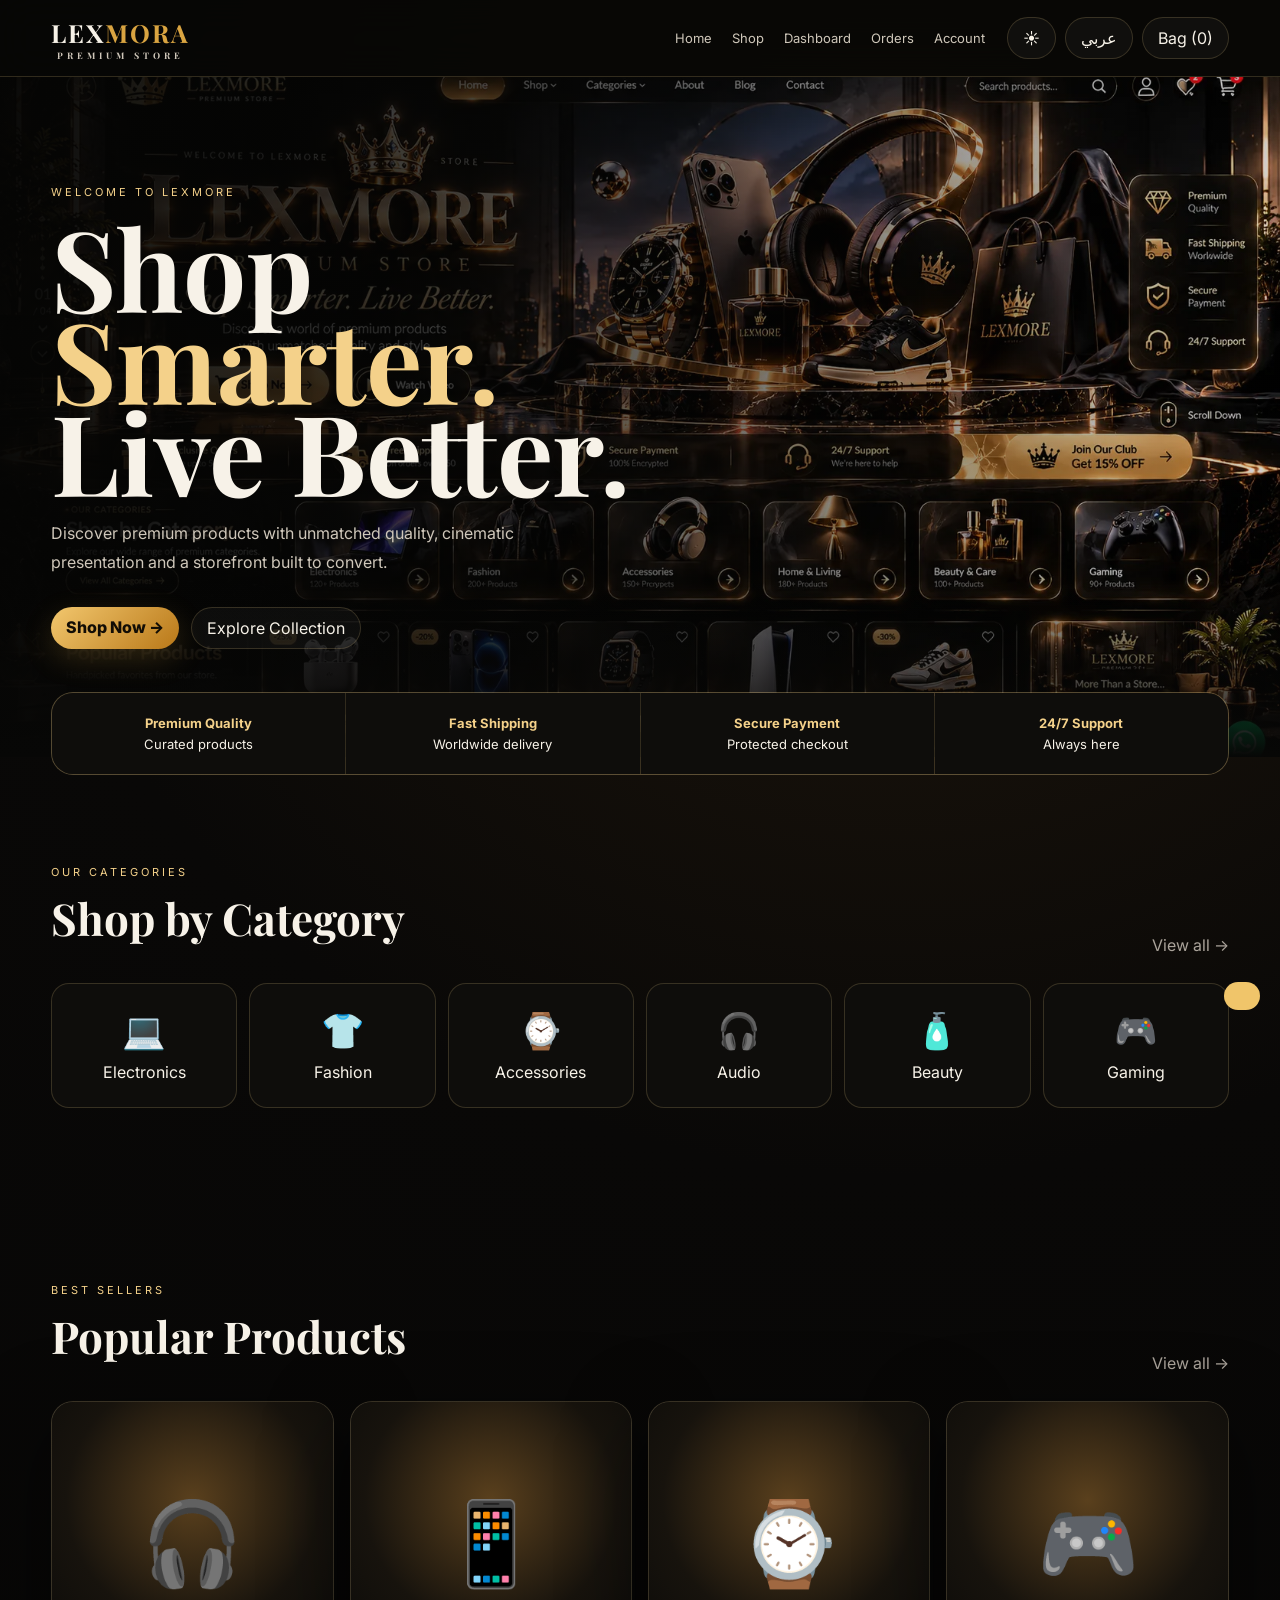
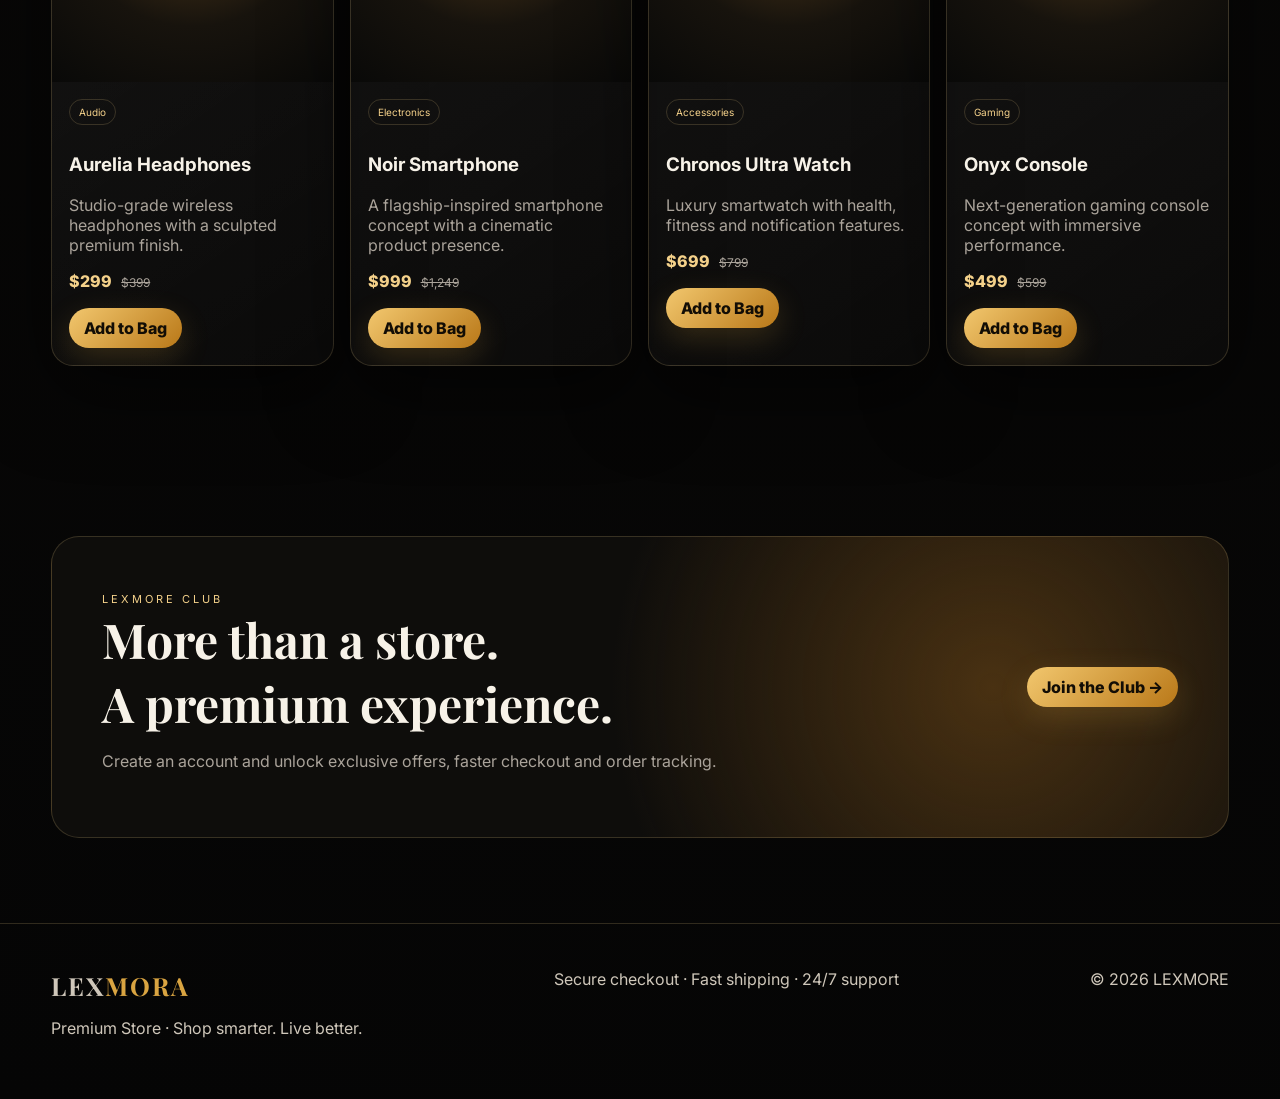
<file: index.html>
<!doctype html>
<html lang="en">
<head>
<meta charset="utf-8"><meta name="viewport" content="width=device-width,initial-scale=1">
<title>LEXMORE — Premium Store</title>
<meta name="description" content="LEXMORE — premium store · متجر لكسمور الفاخر"><meta name="theme-color" content="#070706"><script>try{var d=document.documentElement,l=localStorage.lexLang||((navigator.language||"").slice(0,2)=="ar"?"ar":"en");d.lang=l;d.dir=l=="ar"?"rtl":"ltr";d.dataset.theme=localStorage.lexTheme||"dark"}catch(e){}</script><link rel="stylesheet" href="styles.css">
</head>
<body data-page="home">
<div id="app"></div><noscript>Please enable JavaScript / فعّل جافاسكربت</noscript>
<script src="app.js"></script>
</body>
</html>
</file>
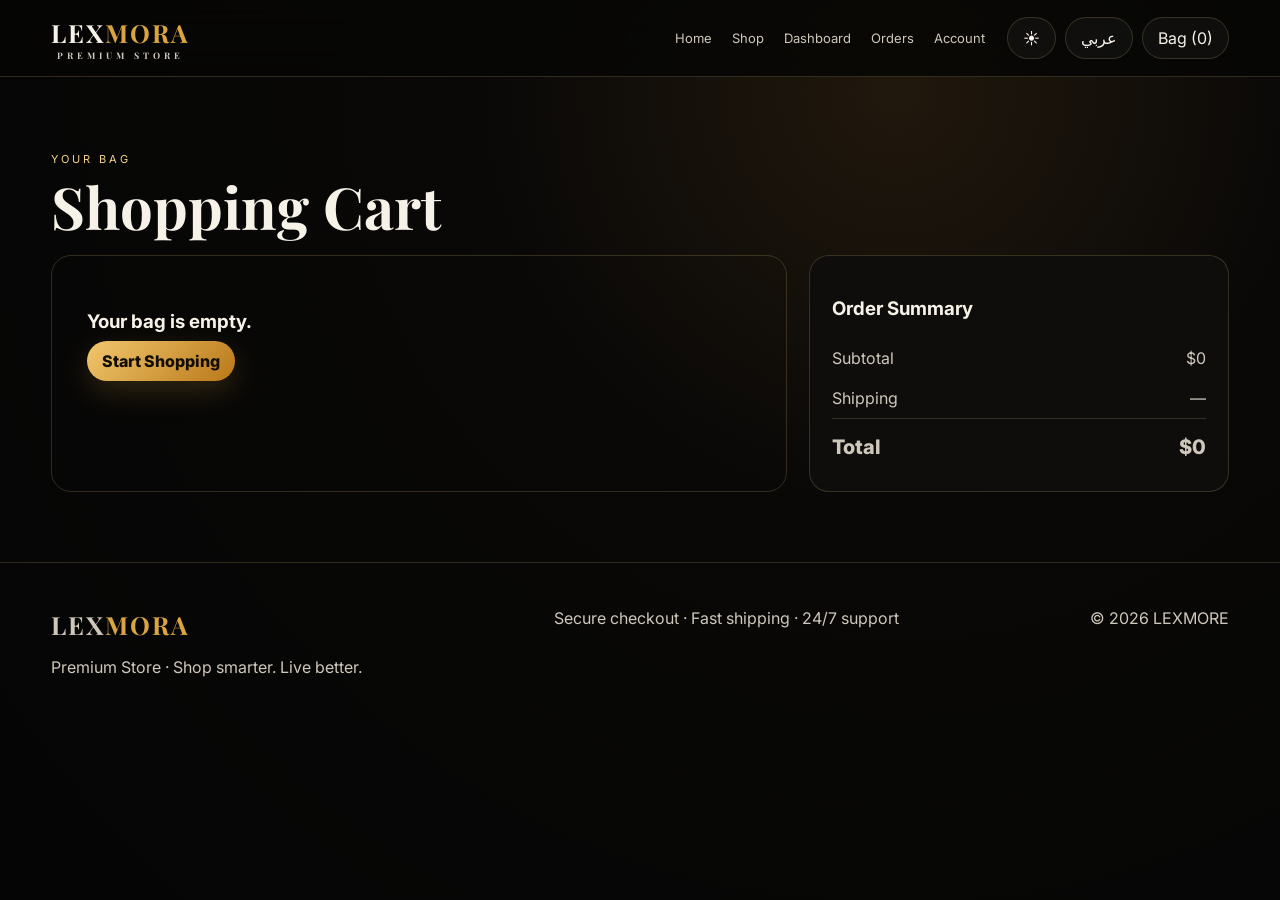
<file: cart.html>
<!doctype html>
<html lang="en">
<head>
<meta charset="utf-8"><meta name="viewport" content="width=device-width,initial-scale=1">
<title>LEXMORE — Cart</title>
<meta name="description" content="LEXMORE — premium store · متجر لكسمور الفاخر"><meta name="theme-color" content="#070706"><script>try{var d=document.documentElement,l=localStorage.lexLang||((navigator.language||"").slice(0,2)=="ar"?"ar":"en");d.lang=l;d.dir=l=="ar"?"rtl":"ltr";d.dataset.theme=localStorage.lexTheme||"dark"}catch(e){}</script><link rel="stylesheet" href="styles.css">
</head>
<body data-page="cart">
<div id="app"></div><noscript>Please enable JavaScript / فعّل جافاسكربت</noscript>
<script src="app.js"></script>
</body>
</html>
</file>
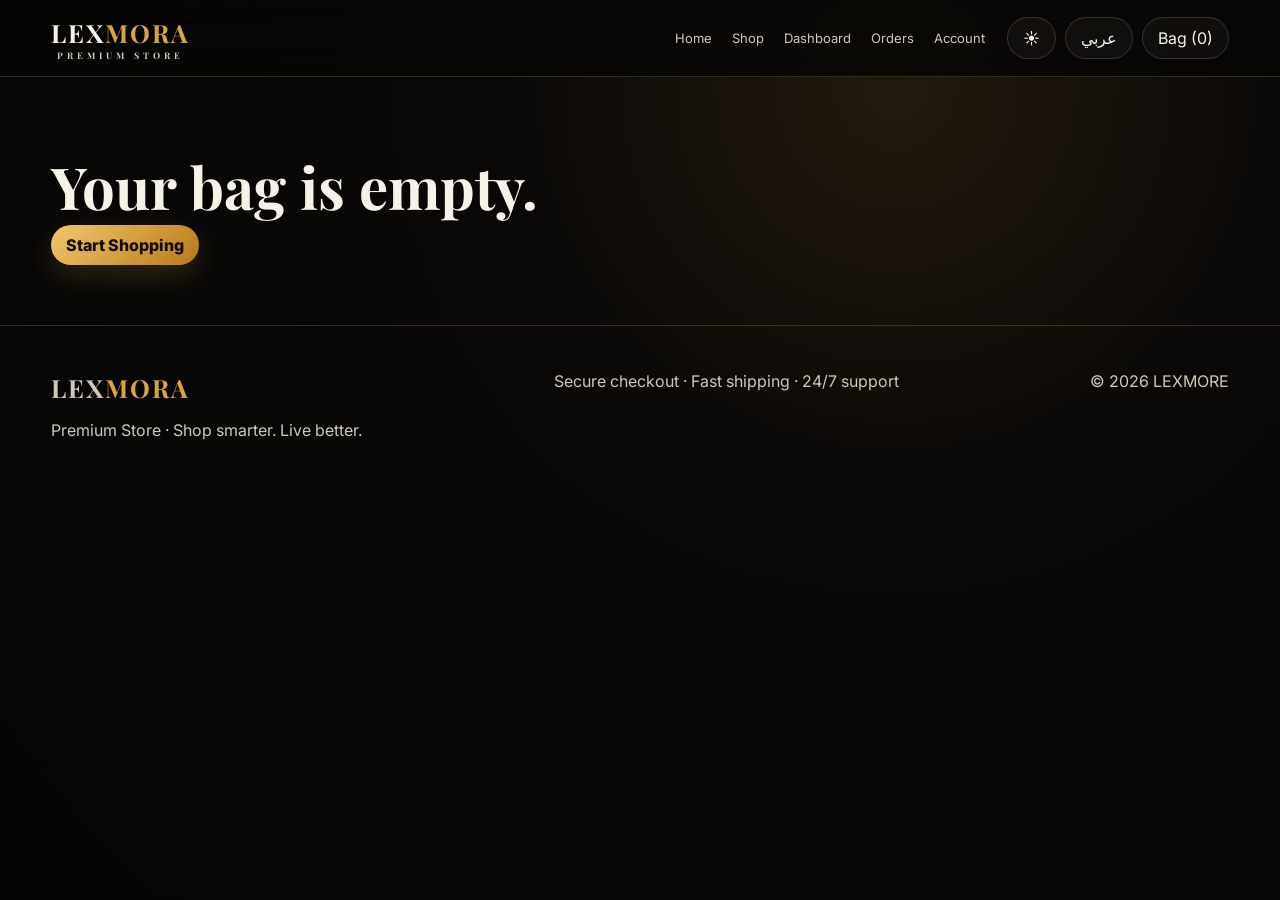
<file: checkout.html>
<!doctype html>
<html lang="en">
<head>
<meta charset="utf-8"><meta name="viewport" content="width=device-width,initial-scale=1">
<title>LEXMORE — Checkout</title>
<meta name="description" content="LEXMORE — premium store · متجر لكسمور الفاخر"><meta name="theme-color" content="#070706"><script>try{var d=document.documentElement,l=localStorage.lexLang||((navigator.language||"").slice(0,2)=="ar"?"ar":"en");d.lang=l;d.dir=l=="ar"?"rtl":"ltr";d.dataset.theme=localStorage.lexTheme||"dark"}catch(e){}</script><link rel="stylesheet" href="styles.css">
</head>
<body data-page="checkout">
<div id="app"></div><noscript>Please enable JavaScript / فعّل جافاسكربت</noscript>
<script src="app.js"></script>
</body>
</html>
</file>
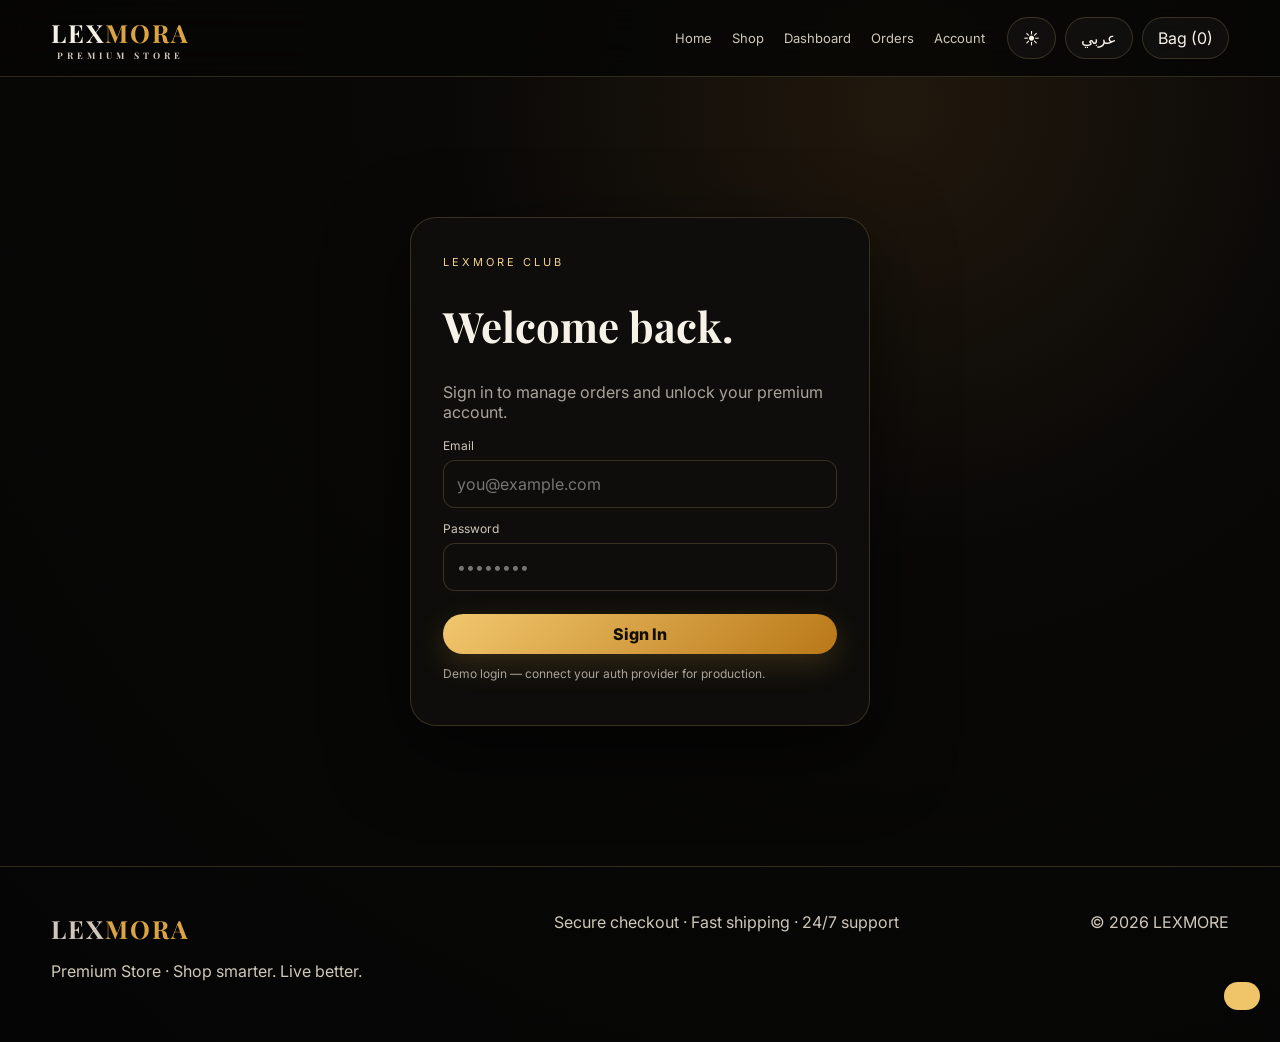
<file: dashboard.html>
<!doctype html>
<html lang="en">
<head>
<meta charset="utf-8"><meta name="viewport" content="width=device-width,initial-scale=1">
<title>LEXMORE — Dashboard</title>
<meta name="description" content="LEXMORE — premium store · متجر لكسمور الفاخر"><meta name="theme-color" content="#070706"><script>try{var d=document.documentElement,l=localStorage.lexLang||((navigator.language||"").slice(0,2)=="ar"?"ar":"en");d.lang=l;d.dir=l=="ar"?"rtl":"ltr";d.dataset.theme=localStorage.lexTheme||"dark"}catch(e){}</script><link rel="stylesheet" href="styles.css">
</head>
<body data-page="dashboard">
<div id="app"></div><noscript>Please enable JavaScript / فعّل جافاسكربت</noscript>
<script src="app.js"></script>
</body>
</html>
</file>
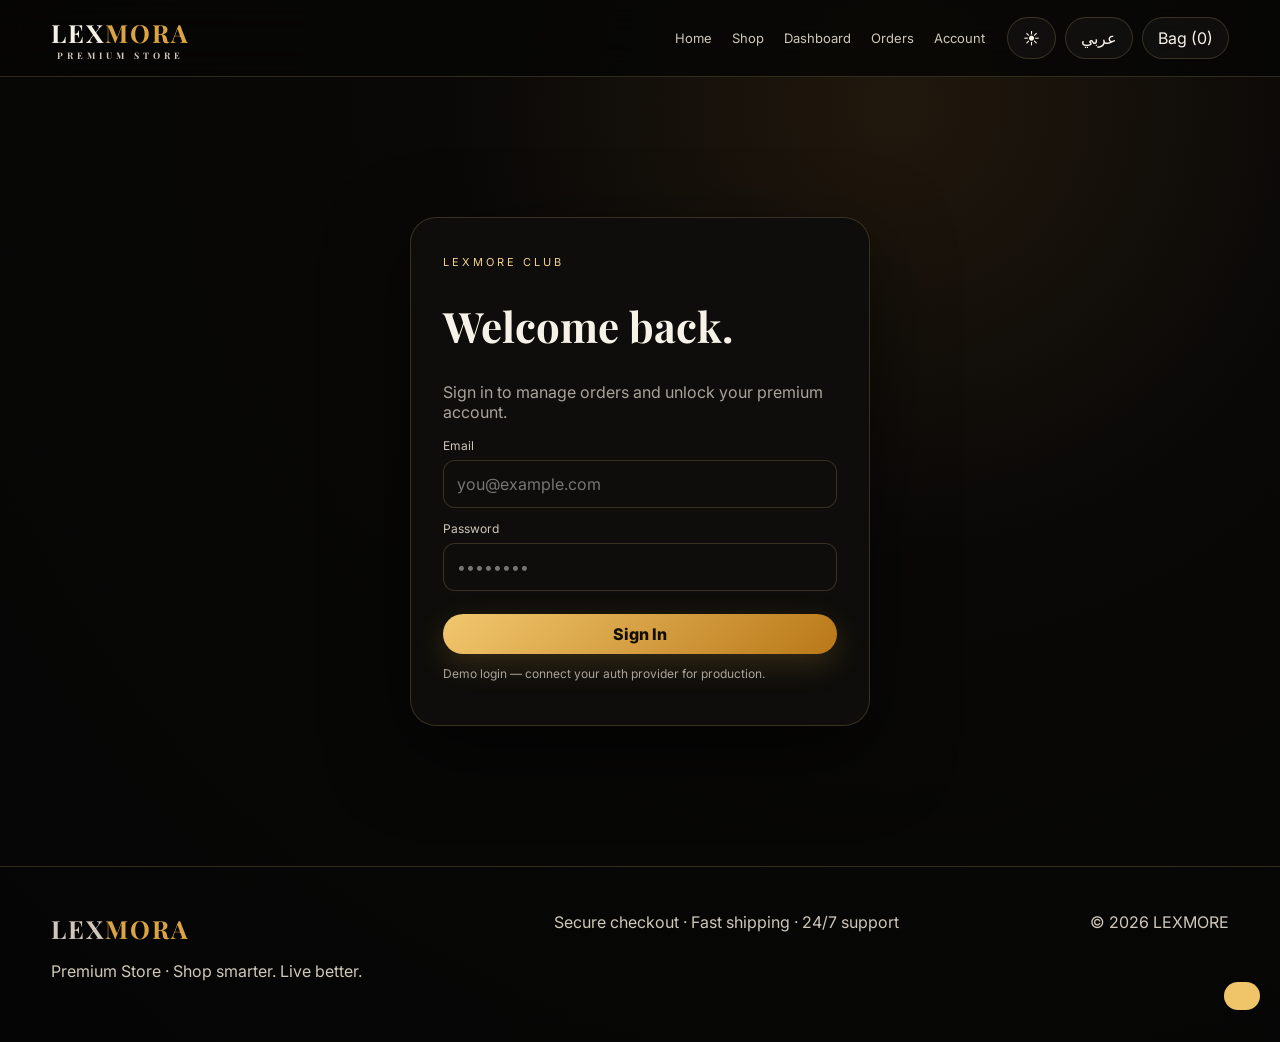
<file: login.html>
<!doctype html>
<html lang="en">
<head>
<meta charset="utf-8"><meta name="viewport" content="width=device-width,initial-scale=1">
<title>LEXMORE — Login</title>
<meta name="description" content="LEXMORE — premium store · متجر لكسمور الفاخر"><meta name="theme-color" content="#070706"><script>try{var d=document.documentElement,l=localStorage.lexLang||((navigator.language||"").slice(0,2)=="ar"?"ar":"en");d.lang=l;d.dir=l=="ar"?"rtl":"ltr";d.dataset.theme=localStorage.lexTheme||"dark"}catch(e){}</script><link rel="stylesheet" href="styles.css">
</head>
<body data-page="login">
<div id="app"></div><noscript>Please enable JavaScript / فعّل جافاسكربت</noscript>
<script src="app.js"></script>
</body>
</html>
</file>
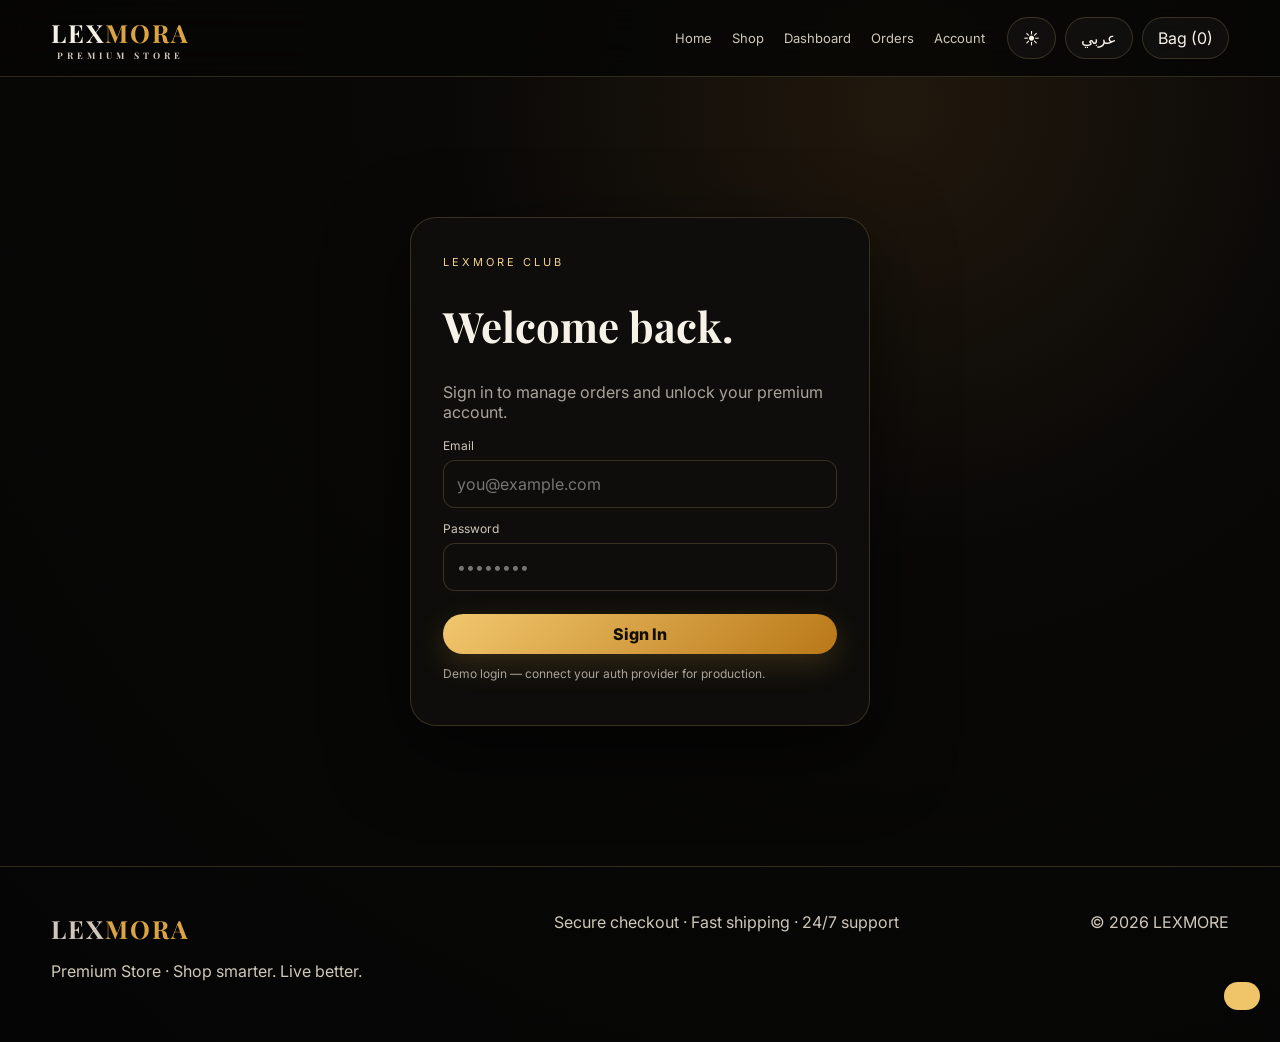
<file: orders.html>
<!doctype html>
<html lang="en">
<head>
<meta charset="utf-8"><meta name="viewport" content="width=device-width,initial-scale=1">
<title>LEXMORE — Orders</title>
<meta name="description" content="LEXMORE — premium store · متجر لكسمور الفاخر"><meta name="theme-color" content="#070706"><script>try{var d=document.documentElement,l=localStorage.lexLang||((navigator.language||"").slice(0,2)=="ar"?"ar":"en");d.lang=l;d.dir=l=="ar"?"rtl":"ltr";d.dataset.theme=localStorage.lexTheme||"dark"}catch(e){}</script><link rel="stylesheet" href="styles.css">
</head>
<body data-page="orders">
<div id="app"></div><noscript>Please enable JavaScript / فعّل جافاسكربت</noscript>
<script src="app.js"></script>
</body>
</html>
</file>
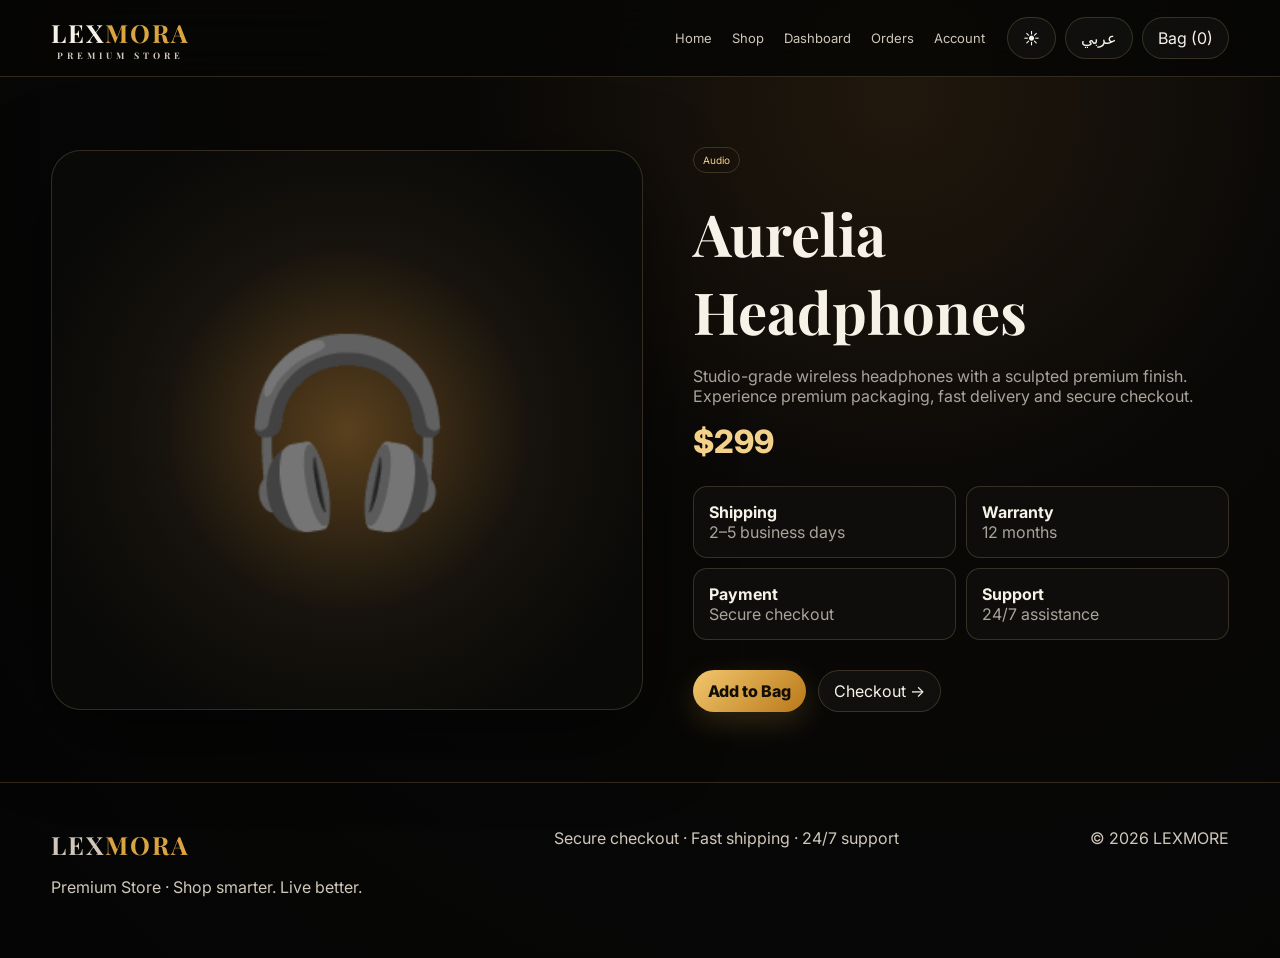
<file: product.html>
<!doctype html>
<html lang="en">
<head>
<meta charset="utf-8"><meta name="viewport" content="width=device-width,initial-scale=1">
<title>LEXMORE — Product</title>
<meta name="description" content="LEXMORE — premium store · متجر لكسمور الفاخر"><meta name="theme-color" content="#070706"><script>try{var d=document.documentElement,l=localStorage.lexLang||((navigator.language||"").slice(0,2)=="ar"?"ar":"en");d.lang=l;d.dir=l=="ar"?"rtl":"ltr";d.dataset.theme=localStorage.lexTheme||"dark"}catch(e){}</script><link rel="stylesheet" href="styles.css">
</head>
<body data-page="product">
<div id="app"></div><noscript>Please enable JavaScript / فعّل جافاسكربت</noscript>
<script src="app.js"></script>
</body>
</html>
</file>
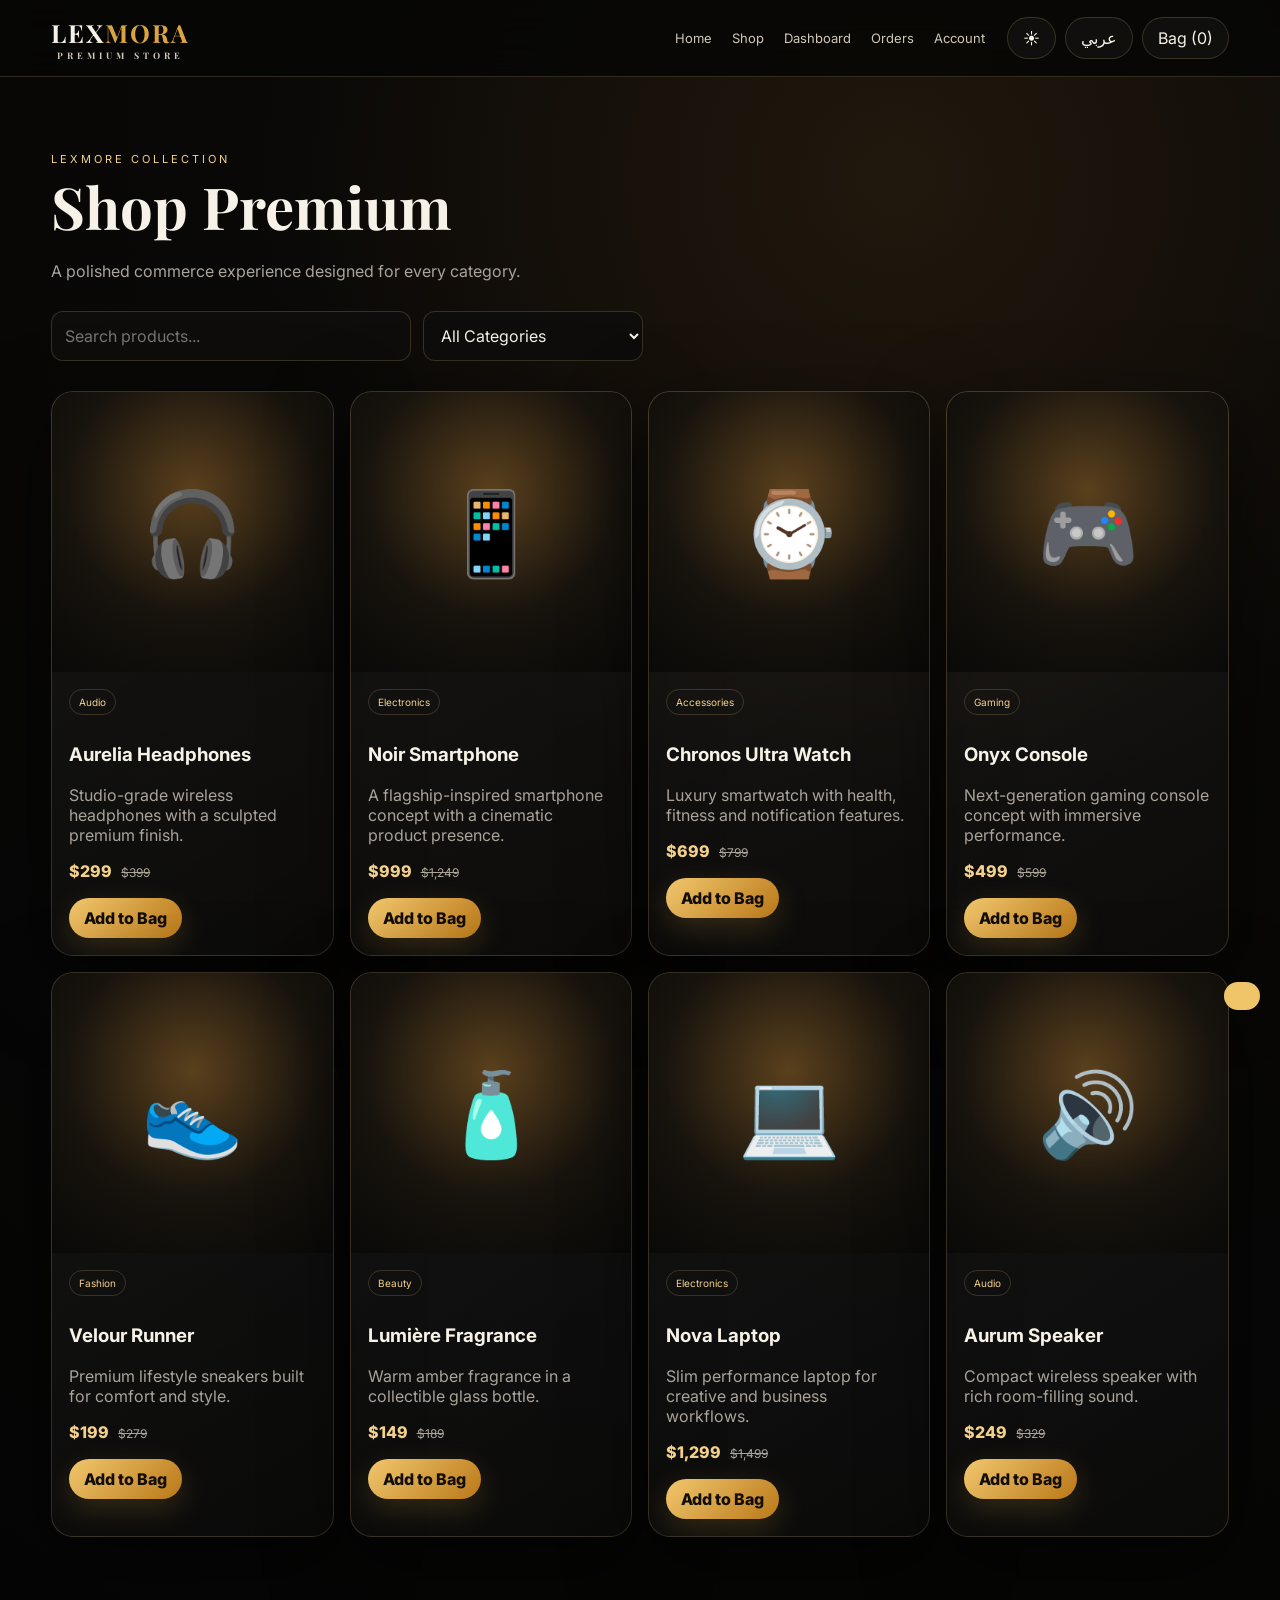
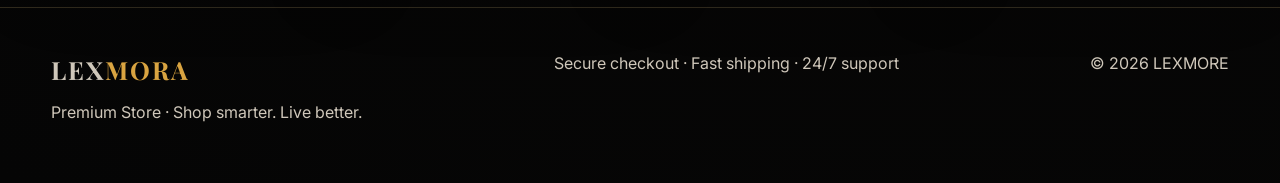
<file: shop.html>
<!doctype html>
<html lang="en">
<head>
<meta charset="utf-8"><meta name="viewport" content="width=device-width,initial-scale=1">
<title>LEXMORE — Shop</title>
<meta name="description" content="LEXMORE — premium store · متجر لكسمور الفاخر"><meta name="theme-color" content="#070706"><script>try{var d=document.documentElement,l=localStorage.lexLang||((navigator.language||"").slice(0,2)=="ar"?"ar":"en");d.lang=l;d.dir=l=="ar"?"rtl":"ltr";d.dataset.theme=localStorage.lexTheme||"dark"}catch(e){}</script><link rel="stylesheet" href="styles.css">
</head>
<body data-page="shop">
<div id="app"></div><noscript>Please enable JavaScript / فعّل جافاسكربت</noscript>
<script src="app.js"></script>
</body>
</html>
</file>
<file: styles.css>
@import url('https://fonts.googleapis.com/css2?family=Inter:wght@400;500;600;700;800&family=Playfair+Display:wght@600;700&family=Cairo:wght@400;600;700;800&display=swap');
:root{--bg:#070706;--panel:#11100e;--panel2:#171512;--gold:#d9a441;--gold2:#f4d18a;--text:#f7f2e8;--muted:#aaa39a;--line:rgba(244,209,138,.18);--shadow:0 25px 80px rgba(0,0,0,.55)}
*{box-sizing:border-box}html{scroll-behavior:smooth}body{margin:0;background:var(--body);color:var(--text);font-family:Inter,Arial,sans-serif;min-height:100vh}a{color:inherit;text-decoration:none}button,input,select{font:inherit}button{cursor:pointer}
.container{width:min(1180px,92%);margin:auto}.nav{position:sticky;top:0;z-index:20;backdrop-filter:blur(18px);background:var(--navbg);border-bottom:1px solid var(--line)}.navin{height:76px;display:flex;align-items:center;gap:22px}.logo{font-family:"Playfair Display";font-size:25px;letter-spacing:2px;font-weight:700}.logo span{color:var(--gold)}.tag{font-size:9px;letter-spacing:4px;color:var(--t2);display:block;text-align:center}.links{display:flex;gap:20px;margin-inline-start:auto;font-size:13px;color:var(--t2)}.links a:hover{color:var(--gold2)}.nav-actions{display:flex;gap:9px}.iconbtn,.btn{border:1px solid var(--line);background:var(--ibg);color:var(--text);border-radius:999px;padding:10px 15px}.btn.gold{background:linear-gradient(135deg,#f2c76e,#b97818);color:#120d05;border:0;font-weight:800;box-shadow:0 10px 30px rgba(217,164,65,.2)}.hamb{display:none}
.hero{position:relative;min-height:680px;display:grid;align-items:center;overflow:hidden}.hero-bg{position:absolute;inset:0;background-image:linear-gradient(90deg,var(--h1) 0%,var(--h2) 40%,var(--h3) 100%),url("assets/lexmore-hero.webp");background-size:cover;background-position:center;filter:saturate(1.05)}.hero:after{content:"";position:absolute;inset:auto 0 0;height:180px;background:linear-gradient(transparent,var(--bg))}.hero-content{position:relative;z-index:2;padding:95px 0;max-width:620px}.eyebrow{color:var(--gold2);letter-spacing:3px;text-transform:uppercase;font-size:11px}.hero h1{font-family:"Playfair Display";font-size:clamp(58px,9vw,112px);line-height:.82;margin:22px 0}.hero h1 span{color:var(--gold2)}.hero p{color:var(--t2);max-width:520px;line-height:1.8}.actions{display:flex;gap:12px;margin-top:30px;flex-wrap:wrap}.trust{position:relative;z-index:3;display:grid;grid-template-columns:repeat(4,1fr);gap:1px;border:1px solid var(--line);background:var(--line);border-radius:22px;overflow:hidden;margin-top:-65px}.trust div{padding:22px;background:var(--panel);text-align:center;font-size:13px}.trust b{display:block;color:var(--gold2);margin-bottom:5px}.section{padding:85px 0}.section-head{display:flex;justify-content:space-between;align-items:end;gap:20px;margin-bottom:28px}.section h2{font-family:"Playfair Display";font-size:44px;margin:8px 0}.muted{color:var(--muted)}.grid{display:grid;grid-template-columns:repeat(4,1fr);gap:16px}.card{background:var(--card);border:1px solid var(--line);border-radius:22px;overflow:hidden;box-shadow:var(--shadow);transition:.35s transform,.35s border-color}.card:hover{transform:translateY(-7px) rotateX(1deg);border-color:rgba(244,209,138,.45)}.pic{aspect-ratio:1/1;background:radial-gradient(circle at 50% 35%,var(--art1),var(--art2) 55%,var(--art3));display:grid;place-items:center;font-size:82px}.card-body{padding:17px}.price{color:var(--gold2);font-weight:800}.old{text-decoration:line-through;color:var(--muted);margin-inline-start:6px;font-weight:400;font-size:12px}.pill{display:inline-flex;border:1px solid var(--line);border-radius:999px;padding:6px 9px;font-size:10px;color:var(--gold2);margin-bottom:9px}.catgrid{display:grid;grid-template-columns:repeat(6,1fr);gap:12px}.cat{padding:25px 10px;border:1px solid var(--line);border-radius:18px;text-align:center;background:var(--panel);transition:.25s}.cat:hover{background:var(--panel2);transform:translateY(-4px)}.cat .emoji{font-size:35px;display:block;margin-bottom:10px}.promo{border:1px solid var(--line);border-radius:28px;padding:50px;background:radial-gradient(circle at 80% 50%,var(--glow),transparent 40%),var(--panel);display:flex;align-items:center;justify-content:space-between;gap:25px}.promo h3{font-family:"Playfair Display";font-size:48px;margin:0 0 10px}
.page{padding:70px 0}.page-title{font-family:"Playfair Display";font-size:58px;margin:0 0 10px}.toolbar{display:flex;gap:12px;flex-wrap:wrap;margin:30px 0}.input,.select{width:100%;background:var(--panel);border:1px solid var(--line);color:var(--text);border-radius:12px;padding:13px}.search{max-width:360px}.product{display:grid;grid-template-columns:1.05fr .95fr;gap:50px;align-items:center}.product-art{min-height:560px;border:1px solid var(--line);border-radius:30px;background:radial-gradient(circle,var(--art1) 0,var(--art2) 45%,var(--art3) 80%);display:grid;place-items:center;font-size:180px;box-shadow:var(--shadow)}.product-info h1{font-family:"Playfair Display";font-size:58px;margin:12px 0}.product-info .bigprice{font-size:32px;color:var(--gold2);font-weight:800}.specs{display:grid;grid-template-columns:repeat(2,1fr);gap:10px;margin:25px 0}.spec{padding:15px;border:1px solid var(--line);border-radius:14px;background:var(--panel)}.cart-layout,.checkout-layout{display:grid;grid-template-columns:1.4fr .8fr;gap:22px}.list{border:1px solid var(--line);border-radius:20px;overflow:hidden}.row{display:grid;grid-template-columns:80px 1fr auto auto;gap:16px;align-items:center;padding:18px;border-bottom:1px solid var(--line)}.thumb{width:80px;height:80px;border-radius:14px;background:var(--art2);display:grid;place-items:center;font-size:36px}.summary{border:1px solid var(--line);border-radius:20px;padding:22px;background:var(--panel);position:sticky;top:95px;height:max-content}.sumline{display:flex;justify-content:space-between;padding:10px 0;color:var(--t2)}.total{border-top:1px solid var(--line);padding-top:16px;font-size:20px;font-weight:800}.formgrid{display:grid;grid-template-columns:1fr 1fr;gap:14px}.formgrid .full{grid-column:1/-1}.dashboard{display:grid;grid-template-columns:230px 1fr;gap:20px}.side{border:1px solid var(--line);border-radius:22px;padding:16px;height:max-content;background:var(--panel);position:sticky;top:95px}.side a{display:block;padding:13px;border-radius:12px;color:var(--t2);margin-bottom:4px}.side a.active,.side a:hover{background:var(--panel2);color:var(--gold2)}.stats{display:grid;grid-template-columns:repeat(4,1fr);gap:14px}.stat{border:1px solid var(--line);border-radius:18px;padding:20px;background:var(--panel)}.stat b{font-size:28px;display:block;margin:7px 0}.table{width:100%;border-collapse:collapse}.table th,.table td{padding:15px;text-align:start;border-bottom:1px solid var(--line);font-size:13px}.status{padding:6px 9px;border-radius:999px;background:var(--panel2);color:var(--gold2);font-size:11px}.auth{max-width:460px;margin:70px auto;border:1px solid var(--line);border-radius:26px;padding:32px;background:var(--panel);box-shadow:var(--shadow)}.auth h1{font-family:"Playfair Display";font-size:42px}.field{margin:13px 0}.field label{display:block;font-size:12px;color:var(--t2);margin-bottom:7px}
.toast{position:fixed;inset-inline-end:20px;bottom:20px;z-index:100;background:#f0c56a;color:#140e05;padding:14px 18px;border-radius:14px;font-weight:800;transform:translateY(130px);transition:.35s}.toast.show{transform:translateY(0)}.wa{position:fixed;inset-inline-start:20px;bottom:20px;width:52px;height:52px;border-radius:50%;display:grid;place-items:center;background:#1fc56b;color:#fff;font-size:24px;z-index:50;box-shadow:0 12px 30px #000}
footer{border-top:1px solid var(--line);padding:45px 0;color:var(--t2)}.foot{display:flex;justify-content:space-between;gap:20px;flex-wrap:wrap}
@media(max-width:900px){.links{display:none}.hamb{display:block}.grid{grid-template-columns:repeat(2,1fr)}.catgrid{grid-template-columns:repeat(3,1fr)}.trust{grid-template-columns:repeat(2,1fr)}.product,.cart-layout,.checkout-layout,.dashboard{grid-template-columns:1fr}.side{position:static}.stats{grid-template-columns:repeat(2,1fr)}.product-art{min-height:390px}.hero{min-height:610px}.hero-content{padding-top:120px}.promo{display:block}}
@media(max-width:560px){.navin{height:65px}.logo{font-size:20px}.hero h1{font-size:60px}.section{padding:60px 0}.grid{grid-template-columns:1fr}.catgrid{grid-template-columns:repeat(2,1fr)}.trust{grid-template-columns:1fr}.formgrid{grid-template-columns:1fr}.row{grid-template-columns:58px 1fr}.row>*:nth-child(3),.row>*:nth-child(4){grid-column:2}.product-info h1,.page-title{font-size:43px}.stats{grid-template-columns:1fr 1fr}.summary{position:static}}

:root{color-scheme:dark;--panel:#0e0d0b;--panel2:#19140d;--t2:#cfc7ba;--card:linear-gradient(145deg,rgba(255,255,255,.06),rgba(255,255,255,.018));--ibg:rgba(255,255,255,.035);--navbg:rgba(6,6,5,.85);--h1:rgba(5,5,4,.98);--h2:rgba(5,5,4,.72);--h3:rgba(5,5,4,.15);--body:radial-gradient(circle at 70% 10%,#21180d 0,#090807 35%,#050505 100%);--art1:#5a401d;--art2:#17130d;--art3:#090908;--glow:#493112}
[data-theme=light]{color-scheme:light;--bg:#faf6ee;--panel:#fff;--panel2:#f4ecdc;--gold:#b97818;--gold2:#8f5a06;--text:#1b1710;--muted:#6b645a;--t2:#4a4338;--line:rgba(120,85,20,.25);--shadow:0 18px 50px rgba(80,60,20,.16);--card:#fff;--ibg:rgba(0,0,0,.04);--navbg:rgba(250,246,238,.88);--h1:rgba(250,246,238,.97);--h2:rgba(250,246,238,.72);--h3:rgba(250,246,238,.08);--body:radial-gradient(circle at 70% 10%,#fff 0,#faf6ee 40%,#f1e8d4 100%);--art1:#f2d99a;--art2:#fbf3e0;--art3:#ecdcb8;--glow:#f1d9a3}
.hero-content{margin-inline:max(4%,calc((100% - 1180px)/2)) auto}.tw{overflow-x:auto}.qty{display:flex;gap:10px;align-items:center;margin-top:8px}.qty .iconbtn{padding:2px 12px}.nav-actions .iconbtn{white-space:nowrap}
[dir=rtl] body,[dir=rtl] button,[dir=rtl] input,[dir=rtl] select{font-family:Cairo,Inter,Arial,sans-serif}
[dir=rtl] .hero h1,[dir=rtl] .section h2,[dir=rtl] .page-title,[dir=rtl] .product-info h1,[dir=rtl] .promo h3,[dir=rtl] .auth h1{font-family:Cairo,serif;letter-spacing:0}
[dir=rtl] .hero h1{line-height:1.2}[dir=rtl] .eyebrow{letter-spacing:0}
[dir=rtl] .hero-bg{background-image:linear-gradient(270deg,var(--h1) 0%,var(--h2) 40%,var(--h3) 100%),url("assets/lexmore-hero.webp")}
@media(max-width:900px){.nav-actions{margin-inline-start:auto}.links{display:none;position:absolute;top:100%;inset-inline:0;flex-direction:column;gap:0;margin:0;padding:10px 4%;background:var(--navbg);backdrop-filter:blur(18px);border-bottom:1px solid var(--line)}.links.open{display:flex}.links a{padding:13px 0;font-size:15px;border-bottom:1px solid var(--line)}}
@media(max-width:560px){.tag{display:none}.navin{gap:8px}.nav-actions{gap:6px}.iconbtn{padding:8px 11px;font-size:13px}}
</file>
